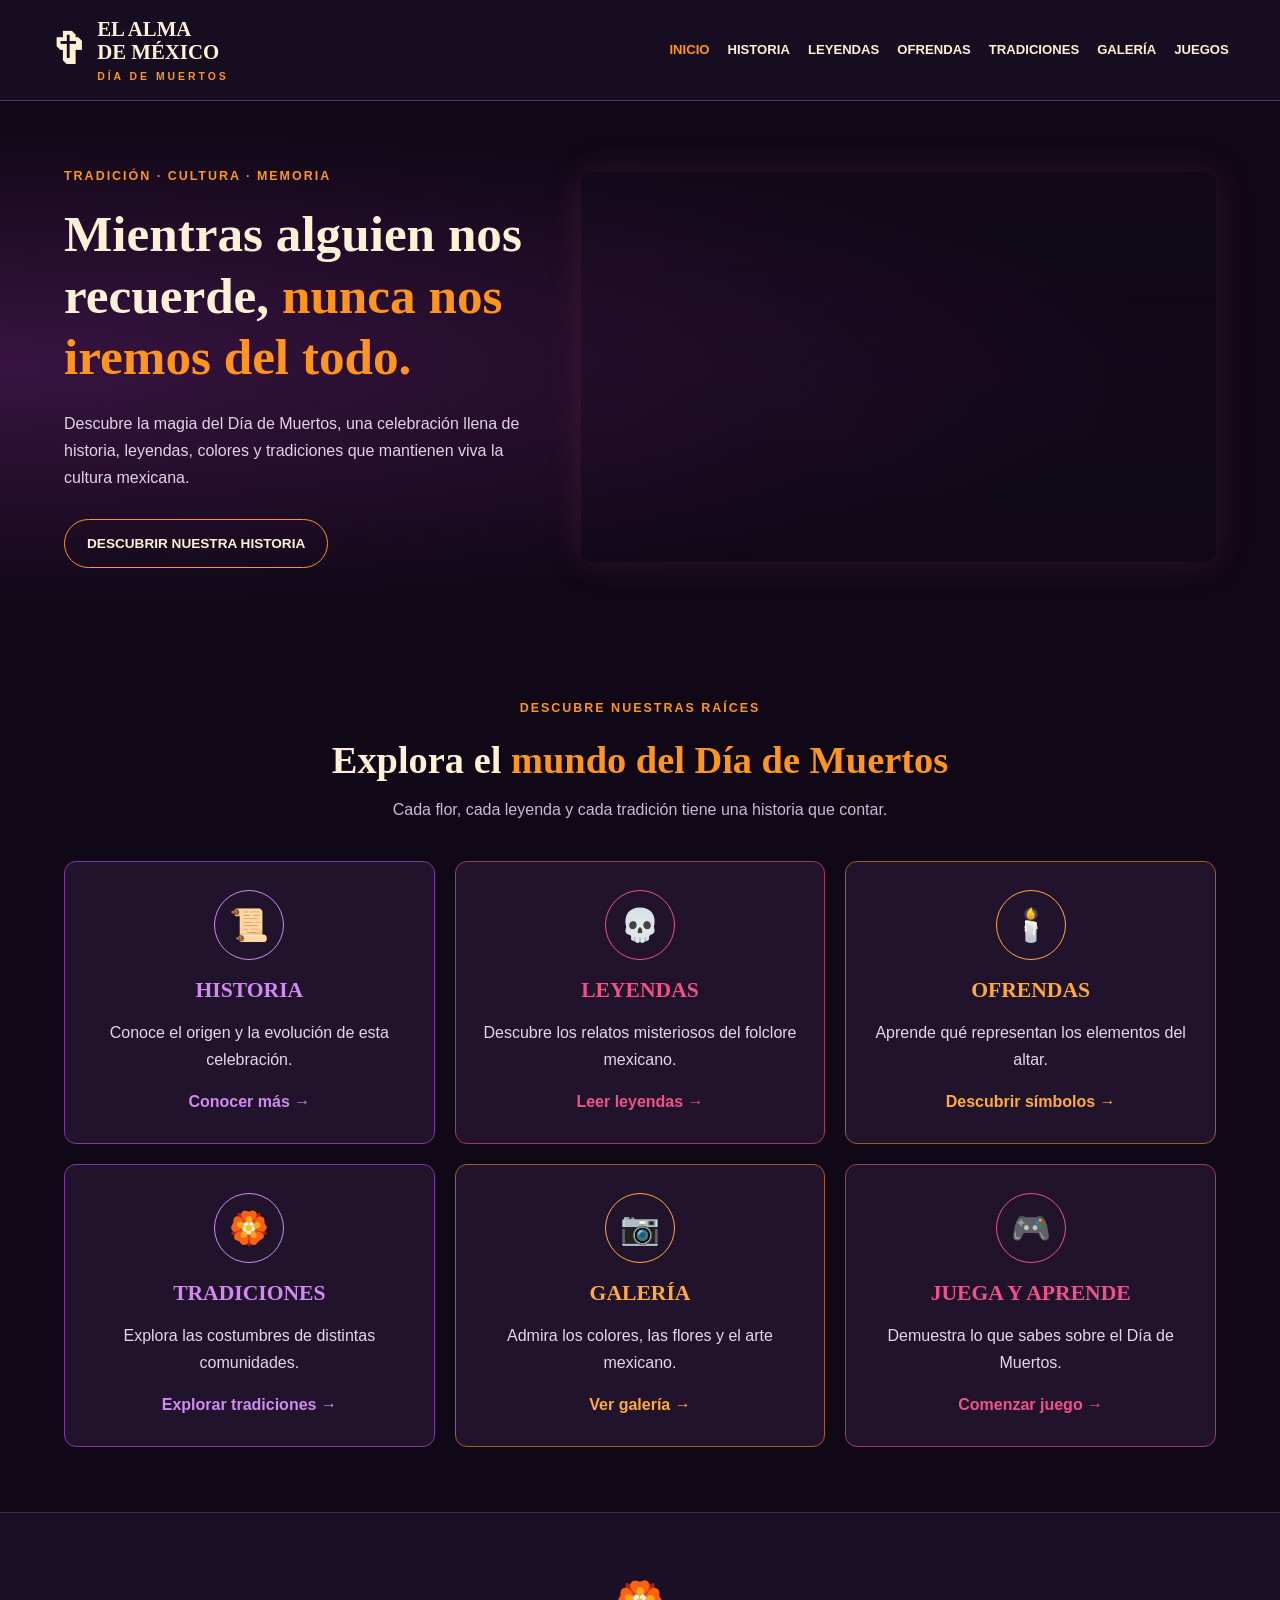
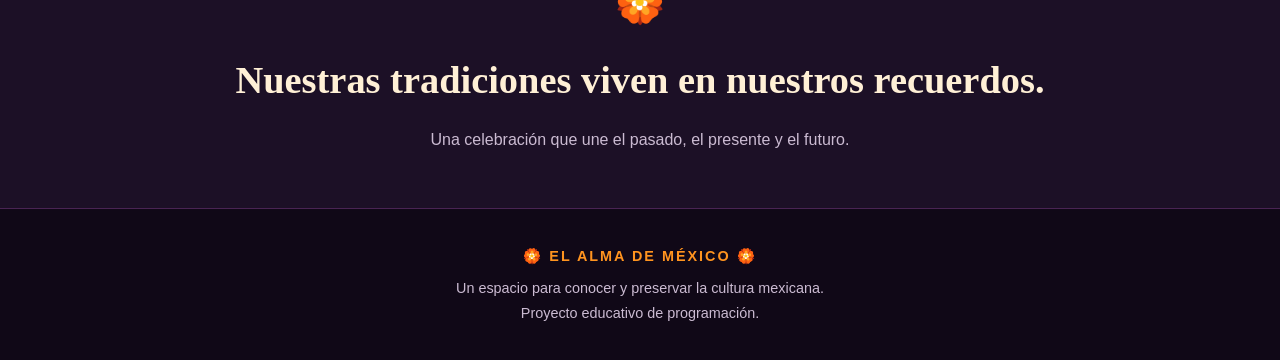
<file: index.html>
<html lang="es">
<head>
    <meta charset="UTF-8">
    <meta name="viewport" content="width=device-width, initial-scale=1.0">
    <title>El Alma de México | Inicio</title>
    <link rel="stylesheet" href="estilos.css">
</head>
<body>

    <header class="encabezado">
        <a href="index.html" class="logo">
            <span class="calavera">✞</span>
            <span>
                EL ALMA<br>DE MÉXICO
                <small>DÍA DE MUERTOS</small>
            </span>
        </a>

        <button class="menu-btn" id="menuBtn"
        aria-label="Abrir menú" aria-expanded="false">☰</button>

        <nav id="menu">
            <a href="index.html" class="activo">Inicio</a>
            <a href="historia.html">Historia</a>
            <a href="leyendas.html">Leyendas</a>
            <a href="ofrendas.html">Ofrendas</a>
            <a href="tradiciones.html">Tradiciones</a>
            <a href="galeria.html">Galería</a>
            <a href="juego.html">Juegos</a>
        </nav>
    </header>

    <main>

        <section class="portada">
            <div class="portada-texto">
                <p class="etiqueta">TRADICIÓN · CULTURA · MEMORIA</p>

                <h1>
                    Mientras alguien nos recuerde,
                    <span>nunca nos iremos del todo.</span>
                </h1>

                <p class="descripcion">
                    Descubre la magia del Día de Muertos, una celebración
                    llena de historia, leyendas, colores y tradiciones
                    que mantienen viva la cultura mexicana.
                </p>

                <a href="historia.html" class="boton">
                    DESCUBRIR NUESTRA HISTORIA 
                </a>
            </div>

            <div class="portada-imagen"
            role="img" aria-label="Altar tradicional mexicano">
        </div>
        </section>

        <section class="explorar">
            <div class="titulo-seccion">
                <p class="etiqueta">DESCUBRE NUESTRAS RAÍCES</p>
                <h2>Explora el <span>mundo del Día de Muertos</span></h2>
                <p>
                    Cada flor, cada leyenda y cada tradición tiene
                    una historia que contar.
                </p>
            </div>

            <div class="tarjetas">

                <a href="historia.html" class="tarjeta morada">
                    <span class="icono">📜</span>
                    <h3>Historia</h3>
                    <p>Conoce el origen y la evolución de esta celebración.</p>
                    <span class="ver">Conocer más →</span>
                </a>

                <a href="leyendas.html" class="tarjeta rosa">
                    <span class="icono">💀</span>
                    <h3>Leyendas</h3>
                    <p>Descubre los relatos misteriosos del folclore mexicano.</p>
                    <span class="ver">Leer leyendas →</span>
                </a>

                <a href="ofrendas.html" class="tarjeta naranja">
                    <span class="icono">🕯️</span>
                    <h3>Ofrendas</h3>
                    <p>Aprende qué representan los elementos del altar.</p>
                    <span class="ver">Descubrir símbolos →</span>
                </a>

                <a href="tradiciones.html" class="tarjeta morada">
                    <span class="icono">🏵️</span>
                    <h3>Tradiciones</h3>
                    <p>Explora las costumbres de distintas comunidades.</p>
                    <span class="ver">Explorar tradiciones →</span>
                </a>

                <a href="galeria.html" class="tarjeta naranja">
                    <span class="icono">📷</span>
                    <h3>Galería</h3>
                    <p>Admira los colores, las flores y el arte mexicano.</p>
                    <span class="ver">Ver galería →</span>
                </a>

                <a href="juego.html" class="tarjeta rosa">
                    <span class="icono">🎮</span>
                    <h3>Juega y aprende</h3>
                    <p>Demuestra lo que sabes sobre el Día de Muertos.</p>
                    <span class="ver">Comenzar juego →</span>
                </a>

            </div>
        </section>

        <section class="frase">
            <span>🏵️</span>
            <h2>Nuestras tradiciones viven en nuestros recuerdos.</h2>
            <p>Una celebración que une el pasado, el presente y el futuro.</p>
        </section>

    </main>

    <footer>
        <p class="footer-logo">🏵️ EL ALMA DE MÉXICO 🏵️</p>
        <p>Un espacio para conocer y preservar la cultura mexicana.</p>
        <p>Proyecto educativo de programación.</p>
    </footer>

    <script src="script.js"></script>
</body>
</html>
</file>
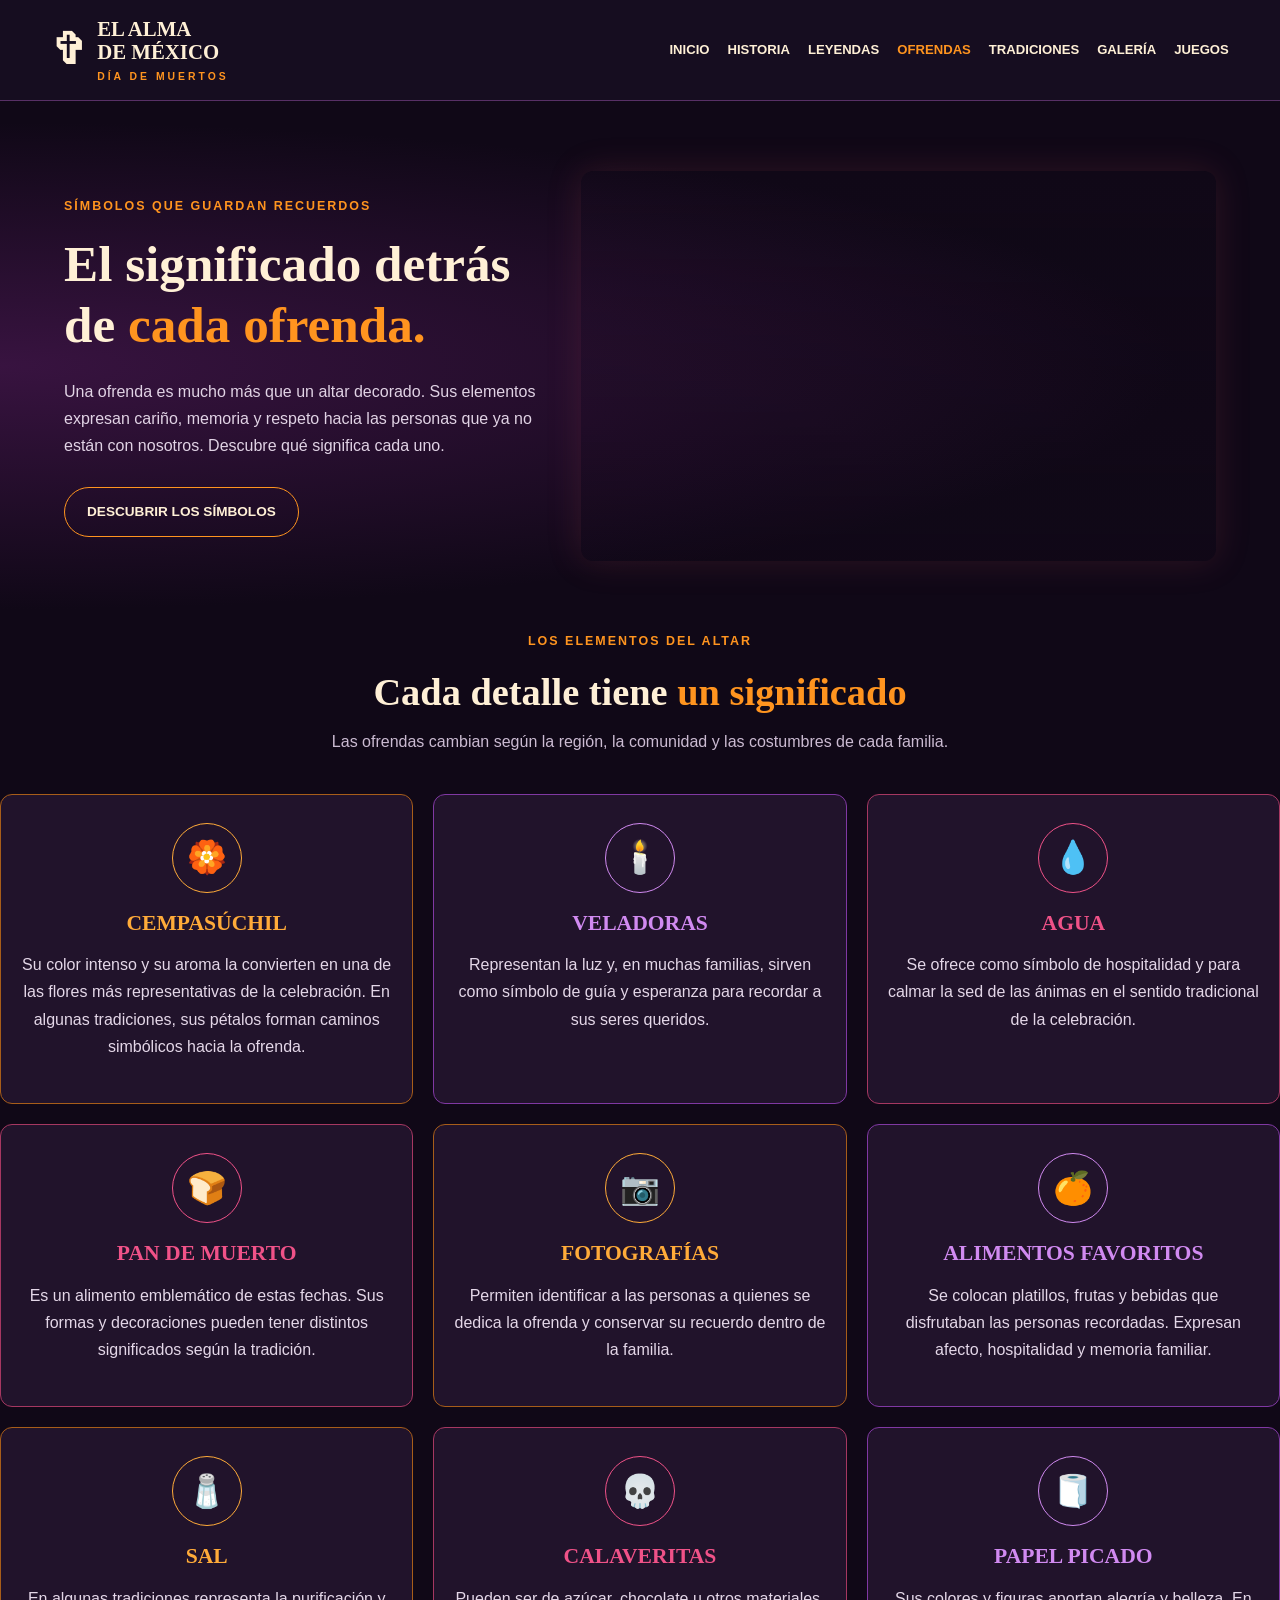
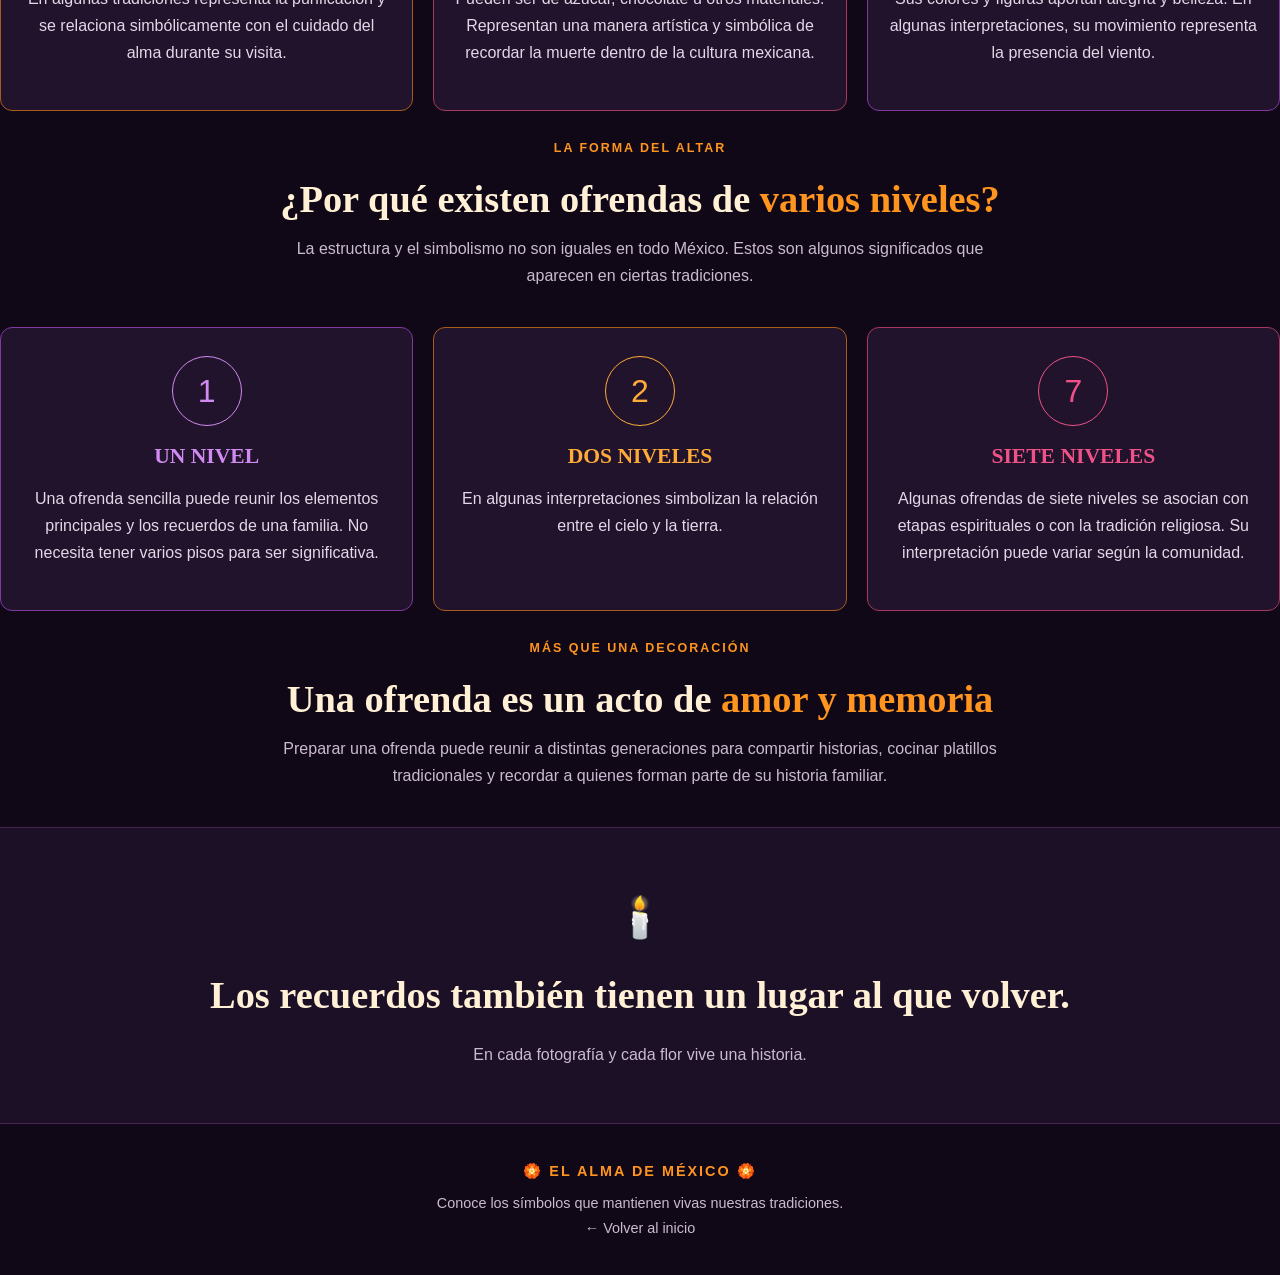
<file: ofrendas.html>
<!DOCTYPE html>
<html lang="es">
<head>
    <meta charset="UTF-8">
    <meta name="viewport" content="width=device-width, initial-scale=1.0">
    <title>Ofrendas | El Alma de México</title>
    <link rel="stylesheet" href="estilos.css">
</head>
<body>

<header class="encabezado">
    <a href="index.html" class="logo">
        <span class="calavera">✞</span>
        <span>
            EL ALMA<br>DE MÉXICO
            <small>DÍA DE MUERTOS</small>
        </span>
    </a>

    <button class="menu-btn" id="menuBtn"
    aria-label="Abrir menú" aria-expanded="false">☰</button>

    <nav id="menu">
        <a href="index.html">Inicio</a>
        <a href="historia.html">Historia</a>
        <a href="leyendas.html">Leyendas</a>
        <a href="ofrendas.html" class="activo">Ofrendas</a>
        <a href="tradiciones.html">Tradiciones</a>
        <a href="galeria.html">Galería</a>
        <a href="juego.html">Juegos</a>
    </nav>
</header>

<main>

    <section class="portada">
        <div class="portada-texto">
            <p class="etiqueta">SÍMBOLOS QUE GUARDAN RECUERDOS</p>

            <h1>El significado detrás de <span>cada ofrenda.</span></h1>

            <p class="descripcion">
                Una ofrenda es mucho más que un altar decorado.
                Sus elementos expresan cariño, memoria y respeto
                hacia las personas que ya no están con nosotros.
                Descubre qué significa cada uno.
            </p>

            <a href="#elementos" class="boton">
                DESCUBRIR LOS SÍMBOLOS 
            </a>
        </div>

        <div class="portada-imagen" role="img"
        aria-label="Ambiente de una celebración del Día de Muertos"></div>
    </section>

    <section class="seccion" id="elementos">

        <div class="titulo-seccion">
            <p class="etiqueta">LOS ELEMENTOS DEL ALTAR</p>
            <h2>Cada detalle tiene <span>un significado</span></h2>
            <p>
                Las ofrendas cambian según la región, la comunidad
                y las costumbres de cada familia.
            </p>
        </div>

        <div class="tarjetas">

            <article class="tarjeta naranja">
                <span class="icono">🏵️</span>
                <h3>Cempasúchil</h3>
                <p>
                    Su color intenso y su aroma la convierten en una
                    de las flores más representativas de la celebración.
                    En algunas tradiciones, sus pétalos forman caminos
                    simbólicos hacia la ofrenda.
                </p>
            </article>

            <article class="tarjeta morada">
                <span class="icono">🕯️</span>
                <h3>Veladoras</h3>
                <p>
                    Representan la luz y, en muchas familias,
                    sirven como símbolo de guía y esperanza
                    para recordar a sus seres queridos.
                </p>
            </article>

            <article class="tarjeta rosa">
                <span class="icono">💧</span>
                <h3>Agua</h3>
                <p>
                    Se ofrece como símbolo de hospitalidad y para
                    calmar la sed de las ánimas en el sentido
                    tradicional de la celebración.
                </p>
            </article>

            <article class="tarjeta rosa">
                <span class="icono">🍞</span>
                <h3>Pan de muerto</h3>
                <p>
                    Es un alimento emblemático de estas fechas.
                    Sus formas y decoraciones pueden tener
                    distintos significados según la tradición.
                </p>
            </article>

            <article class="tarjeta naranja">
                <span class="icono">📷</span>
                <h3>Fotografías</h3>
                <p>
                    Permiten identificar a las personas a quienes
                    se dedica la ofrenda y conservar su recuerdo
                    dentro de la familia.
                </p>
            </article>

            <article class="tarjeta morada">
                <span class="icono">🍊</span>
                <h3>Alimentos favoritos</h3>
                <p>
                    Se colocan platillos, frutas y bebidas que
                    disfrutaban las personas recordadas. Expresan
                    afecto, hospitalidad y memoria familiar.
                </p>
            </article>

            <article class="tarjeta naranja">
                <span class="icono">🧂</span>
                <h3>Sal</h3>
                <p>
                    En algunas tradiciones representa la purificación
                    y se relaciona simbólicamente con el cuidado
                    del alma durante su visita.
                </p>
            </article>

            <article class="tarjeta rosa">
                <span class="icono">💀</span>
                <h3>Calaveritas</h3>
                <p>
                    Pueden ser de azúcar, chocolate u otros materiales.
                    Representan una manera artística y simbólica
                    de recordar la muerte dentro de la cultura mexicana.
                </p>
            </article>

            <article class="tarjeta morada">
                <span class="icono">🧻</span>
                <h3>Papel picado</h3>
                <p>
                    Sus colores y figuras aportan alegría y belleza.
                    En algunas interpretaciones, su movimiento
                    representa la presencia del viento.
                </p>
            </article>

        </div>

    </section>

    <section class="seccion ofrendas">

        <div class="titulo-seccion">
            <br>
            <p class="etiqueta">LA FORMA DEL ALTAR</p>
            <h2>¿Por qué existen ofrendas de <span>varios niveles?</span></h2>
            <p>
                La estructura y el simbolismo no son iguales en todo
                México. Estos son algunos significados que aparecen
                en ciertas tradiciones.
            </p>
        </div>

        <div class="tarjetas">

            <article class="tarjeta morada">
                <span class="icono">1️</span>
                <h3>Un nivel</h3>
                <p>
                    Una ofrenda sencilla puede reunir los elementos
                    principales y los recuerdos de una familia.
                    No necesita tener varios pisos para ser significativa.
                </p>
            </article>

            <article class="tarjeta naranja">
                <span class="icono">2️</span>
                <h3>Dos niveles</h3>
                <p>
                    En algunas interpretaciones simbolizan la relación
                    entre el cielo y la tierra.
                </p>
            </article>

            <article class="tarjeta rosa">
                <span class="icono">7️</span>
                <h3>Siete niveles</h3>
                <p>
                    Algunas ofrendas de siete niveles se asocian con
                    etapas espirituales o con la tradición religiosa.
                    Su interpretación puede variar según la comunidad.
                </p>
            </article>

        </div>

    </section>

    <section class="seccion">

        <div class="titulo-seccion">
            <br>
            <p class="etiqueta">MÁS QUE UNA DECORACIÓN</p>
            <h2>Una ofrenda es un acto de <span>amor y memoria</span></h2>
            <p>
                Preparar una ofrenda puede reunir a distintas generaciones
                para compartir historias, cocinar platillos tradicionales
                y recordar a quienes forman parte de su historia familiar.
            </p>
        </div>

        <div class="frase">
            <span>🕯️</span>
            <h2>Los recuerdos también tienen un lugar al que volver.</h2>
            <p>En cada fotografía y cada flor vive una historia.</p>
        </div>

    </section>

</main>

<footer>
    <p class="footer-logo">🏵️ EL ALMA DE MÉXICO 🏵️</p>
    <p>Conoce los símbolos que mantienen vivas nuestras tradiciones.</p>
    <a href="index.html">← Volver al inicio</a>
</footer>

<script src="script.js"></script>

</body>
</html>
</file>
<file: estilos.css>
* {
    box-sizing: border-box;
    margin: 0;
    padding: 0;
}

html {
    scroll-behavior: smooth;
}

body {
    background: #100817;
    color: #e8ddea;
    font-family: Arial, sans-serif;
    line-height: 1.7;
}

h1, h2, h3, .logo {
    font-family: Georgia, "Times New Roman", serif;
}

a {
    color: inherit;
    text-decoration: none;
}

/* ENCABEZADO */

.encabezado {
    background: #160d20;
    border-bottom: 1px solid #583066;
    padding: 18px 4%;
    display: flex;
    align-items: center;
    justify-content: space-between;
    gap: 25px;
}

.logo {
    display: flex;
    align-items: center;
    gap: 10px;
    color: #fff0d6;
    font-size: 1.3rem;
    font-weight: bold;
    line-height: 1.1;
}

.calavera {
    font-size: 2.7rem;
}

.logo small {
    display: block;
    color: #ff941f;
    font-family: Arial, sans-serif;
    font-size: 0.65rem;
    letter-spacing: 3px;
    margin-top: 7px;
}

.encabezado nav {
    display: flex;
    align-items: center;
    gap: 18px;
    flex-wrap: wrap;
}

.encabezado nav a {
    color: #fff0d6;
    font-size: 0.82rem;
    font-weight: bold;
    text-transform: uppercase;
}

.encabezado nav a:hover,
.encabezado nav a.activo {
    color: #ff941f;
}

.menu-btn {
    display: none;
    color: #fff0d6;
    background: transparent;
    border: 1px solid #a84bd0;
    border-radius: 7px;
    padding: 7px 12px;
    font-size: 1.2rem;
    cursor: pointer;
}

/* PORTADA */

.portada {
    min-height: 530px;
    padding: 65px 5%;
    display: grid;
    grid-template-columns: 0.9fr 1.2fr;
    align-items: center;
    gap: 40px;
    background:
        radial-gradient(ellipse at left, #381340, #100817 65%);
}

.portada-texto {
    max-width: 550px;
}

.etiqueta {
    color: #ff941f;
    font-size: 0.78rem;
    font-weight: bold;
    letter-spacing: 2px;
    margin-bottom: 16px;
}

.portada h1 {
    color: #fff0d6;
    font-size: clamp(2.5rem, 4vw, 4rem);
    line-height: 1.2;
    margin-bottom: 22px;
}

.portada h1 span,
.titulo-seccion h2 span {
    color: #ff941f;
}

.descripcion {
    margin-bottom: 28px;
    color: #e1d3e5;
}

.boton {
    display: inline-block;
    border: 1px solid #ff941f;
    color: #fff0d6;
    border-radius: 25px;
    padding: 12px 22px;
    font-weight: bold;
    font-size: 0.85rem;
    transition: 0.3s;
}

.boton:hover {
    background: #ff941f;
    color: #160d20;
}

.portada-imagen {
    min-height: 390px;
    border-radius: 12px;
    background:
        linear-gradient(0deg, #10081733, transparent),
        url("https://i.pinimg.com/736x/b7/6e/d9/b76ed96dec4d619e13c76d4bd3732a2f.jpg")
        center / cover no-repeat;
    box-shadow: 0 0 35px #b44a5730;
}
.historia-foto img {
    width: 300px;
    height: auto;
    border-radius: 12px;
}

.historia {
    display: flex;
    align-items: center;
    justify-content: center;
    gap: 35px;
    max-width: 1000px;
    margin: 40px auto;
    padding: 20px;
}

.historia-foto {
    flex: 1;
    min-width: 0;
}

.historia-foto img {
    width: 100%;
    max-width: 400px;
    height: auto;
    display: block;
    margin: auto;
    border-radius: 15px;
}

.historia-texto {
    flex: 1;
    min-width: 0;
    line-height: 1.8;
}

@media (max-width: 700px) {
    .historia {
        flex-direction: column;
        gap: 20px;
    }

    .historia-foto,
    .historia-texto {
        width: 100%;
    }
}






/* Fondo oscuro del modal */
.modal-leyenda {
    display: none;
    position: fixed;
    z-index: 1000;
    inset: 0;
    background: rgba(8, 4, 15, 0.85);
    justify-content: center;
    align-items: center;
    padding: 20px;
}

/* Ventana de la leyenda */
.modal-contenido {
    position: relative;
    background: #21152e;
    color: white;
    width: 100%;
    max-width: 650px;
    max-height: 80vh;
    overflow-y: auto;
    padding: 35px;
    border: 1px solid #ff941f;
    border-radius: 20px;
    box-shadow: 0 0 30px rgba(255, 148, 31, 0.2);
}

.modal-contenido h2 {
    color: #ffb14a;
    margin: 0 35px 20px 0;
}

.modal-contenido p {
    line-height: 1.8;
    white-space: pre-line;
}

.cerrar-modal {
    position: absolute;
    top: 12px;
    right: 15px;
    background: transparent;
    color: white;
    border: none;
    font-size: 25px;
    cursor: pointer;
}

.cerrar-modal:hover {
    color: #ff941f;
}

body.modal-abierto {
    overflow: hidden;
}


/* Sección de juegos */
.seccion-juegos {
    max-width: 1100px;
    margin: 40px auto;
    padding: 25px 20px;
    text-align: center;
}

.seccion-juegos h2 {
    color: #f1e7e6;
    font-family: Georgia, serif;
    font-size: 30px;
    margin-bottom: 10px;
}

.descripcion-juegos {
    color: #ebded9;
    line-height: 1.6;
    margin-bottom: 30px;
}

/* Tres tarjetas alineadas */
.contenedor-tarjetas {
    display: grid;
    grid-template-columns: repeat(3, minmax(0, 1fr));
    gap: 22px;
    align-items: stretch;
}

.tarjeta-juego {
    display: flex;
    flex-direction: column;
    min-width: 0;
    background: #dfb2e4;
    border: 1px solid #e7c0f3;
    border-radius: 15px;
    overflow: hidden;
    text-align: left;
    box-shadow: 0 4px 12px #00000015;
    transition: transform 0.3s;
}

.tarjeta-juego:hover {
    transform: translateY(-5px);
}

.tarjeta-juego img {
    width: 100%;
    height: 180px;
    object-fit: cover;
}

.contenido-juego {
    display: flex;
    flex-direction: column;
    align-items: flex-start;
    flex: 1;
    padding: 18px;
}

.contenido-juego h3 {
    color: #f1c6f5;
    font-size: 19px;
    margin: 0 0 12px;
}

.contenido-juego p {
    color: #f7e2db;
    font-size: 14px;
    line-height: 1.6;
    margin: 0 0 20px;
}

.boton-juego {
    display: inline-block;
    margin-top: auto;
    padding: 11px 18px;
    background: #17634a;
    color: white;
    text-decoration: none;
    border-radius: 8px;
    font-weight: bold;
    transition: background 0.3s;
}

.boton-juego:hover {
    background: #104632;
}

/* Tabletas */
@media (max-width: 800px) {
    .contenedor-tarjetas {
        grid-template-columns: repeat(2, minmax(0, 1fr));
    }
}

/* Celulares */
@media (max-width: 550px) {
    .contenedor-tarjetas {
        grid-template-columns: 1fr;
    }
}



/* Contenedor del juego */
.juego-educaplay {
    width: 100%;
    height: 400px;
    overflow: hidden;
    border-radius: 12px;
    background-color: #fffaf3;
    border: 1px solid #ead8c4;
}

/* Ajuste del iframe de Educaplay */
.juego-educaplay iframe {
    display: block;
    width: 100%;
    height: 100%;
    border: none;
    border-radius: 12px;
}

/* Tarjeta del juego */
.tarjeta-juego {
    min-width: 0;
    padding: 18px;
    background-color: #400446;
    border: 1px solid #3b0542;
    border-radius: 15px;
    box-shadow: 0 4px 12px #00000015;
    box-sizing: border-box;
}

/* Adaptación para celulares */
@media (max-width: 600px) {
    .juego-educaplay {
        height: 450px;
    }

    .tarjeta-juego {
        padding: 12px;
    }
}

/* SECCIÓN DE TARJETAS */

.explorar {
    padding: 65px 5%;
}

.titulo-seccion {
    text-align: center;
    max-width: 750px;
    margin: 0 auto 38px;
}

.titulo-seccion h2 {
    color: #fff0d6;
    font-size: clamp(2rem, 3vw, 2.8rem);
    line-height: 1.25;
}

.titulo-seccion > p:last-child {
    margin-top: 12px;
    color: #cbbbd2;
}

.tarjetas {
    display: grid;
    grid-template-columns: repeat(3, minmax(0, 1fr));
    gap: 20px;
}

.tarjeta {
    display: flex;
    flex-direction: column;
    align-items: center;
    text-align: center;
    background: #21132b;
    border: 1px solid #704084;
    border-radius: 12px;
    padding: 28px 20px;
    transition: 0.3s;
}

.tarjeta:hover {
    transform: translateY(-6px);
    background: #321b40;
}

.icono {
    display: grid;
    place-items: center;
    width: 70px;
    height: 70px;
    border: 1px solid currentColor;
    border-radius: 50%;
    font-size: 2rem;
    margin-bottom: 12px;
}

.tarjeta h3 {
    text-transform: uppercase;
    font-size: 1.35rem;
    margin-bottom: 10px;
}

.tarjeta p {
    color: #e4d7e8;
    margin-bottom: 15px;
}

.ver {
    margin-top: auto;
    font-weight: bold;
}

.morada {
    color: #d18af1;
    border-color: #8038a3;
}

.rosa {
    color: #f05288;
    border-color: #a63761;
}

.naranja {
    color: #ffab39;
    border-color: #a75d19;
}

/* Imágenes de las tarjetas de leyendas */
.contenido-card img {
    width: 100%;
    height: 220px;
    object-fit: cover;
    display: block;
    border-radius: 12px;
}


/* Imágenes del mismo tamaño en Tradiciones */
.foto-tradicion {
    width: 100%;
    height: 220px;
    object-fit: cover;
    display: block;
    border-radius: 12px 12px 0 0;
}


/* FRASE FINAL */

.frase {
    text-align: center;
    padding: 55px 6%;
    background: #1c1026;
    border-top: 1px solid #492453;
    border-bottom: 1px solid #492453;
}

.frase > span {
    font-size: 2.5rem;
}

.frase h2 {
    color: #fff0d6;
    font-size: clamp(1.6rem, 3vw, 2.5rem);
    margin: 12px 0;
}

.frase p {
    color: #cbbbd2;
}

/* PIE DE PÁGINA */

footer {
    text-align: center;
    padding: 35px 20px;
    color: #cbbbd2;
    font-size: 0.9rem;
}

.footer-logo {
    color: #ff941f;
    font-weight: bold;
    letter-spacing: 2px;
    margin-bottom: 8px;
}

/* CELULARES Y TABLETAS */

@media (max-width: 1100px) {
    .encabezado {
        flex-wrap: wrap;
    }

    .menu-btn {
        display: block;
    }

    .encabezado nav {
        display: none;
        width: 100%;
        flex-direction: column;
        align-items: flex-start;
        gap: 14px;
        padding: 12px 0;
    }

    .encabezado nav.abierto {
        display: flex;
    }

    .portada {
        grid-template-columns: 1fr;
    }

    .portada-imagen {
        min-height: 300px;
    }
}

@media (max-width: 700px) {
    .tarjetas {
        grid-template-columns: 1fr;
    }

    .portada {
        padding: 45px 6%;
    }

    .portada h1 {
        font-size: 2.5rem;
    }

    .explorar {
        padding: 45px 6%;
    }

    .logo {
        font-size: 1.1rem;
    }
    
.historia-foto img {
    width: 250px;
    height: auto;
    border-radius: 12px;
}


.historia {
    display: flex;
    align-items: center;
    justify-content: center;
    gap: 35px;
    max-width: 1000px;
    margin: 40px auto;
    padding: 20px;
}

.historia-foto {
    flex: 1;
    min-width: 0;
}

.historia-foto img {
    width: 100%;
    max-width: 400px;
    height: auto;
    display: block;
    margin: auto;
    border-radius: 15px;
}

.historia-texto {
    flex: 1;
    min-width: 0;
    line-height: 1.8;
}

@media (max-width: 700px) {
    .historia {
        flex-direction: column;
        gap: 20px;
    }

    .historia-foto,
    .historia-texto {
        width: 100%;
    }
}

/* Imágenes de las tarjetas de leyendas */
.contenido-card img {
    width: 100%;
    height: 220px;
    object-fit: cover;
    display: block;
    border-radius: 12px;
}
 


/* Fondo oscuro del modal */
.modal-leyenda {
    display: none;
    position: fixed;
    z-index: 1000;
    inset: 0;
    background: rgba(8, 4, 15, 0.85);
    justify-content: center;
    align-items: center;
    padding: 20px;
}

/* Ventana de la leyenda */
.modal-contenido {
    position: relative;
    background: #21152e;
    color: white;
    width: 100%;
    max-width: 650px;
    max-height: 80vh;
    overflow-y: auto;
    padding: 35px;
    border: 1px solid #ff941f;
    border-radius: 20px;
    box-shadow: 0 0 30px rgba(255, 148, 31, 0.2);
}

.modal-contenido h2 {
    color: #ffb14a;
    margin: 0 35px 20px 0;
}

.modal-contenido p {
    line-height: 1.8;
    white-space: pre-line;
}

.cerrar-modal {
    position: absolute;
    top: 12px;
    right: 15px;
    background: transparent;
    color: white;
    border: none;
    font-size: 25px;
    cursor: pointer;
}

.cerrar-modal:hover {
    color: #ff941f;
}

body.modal-abierto {
    overflow: hidden;
}


/* Imágenes del mismo tamaño en Tradiciones */
.foto-tradicion {
    width: 100%;
    height: 220px;
    object-fit: cover;
    display: block;
    border-radius: 12px 12px 0 0;
}



}
</file>
